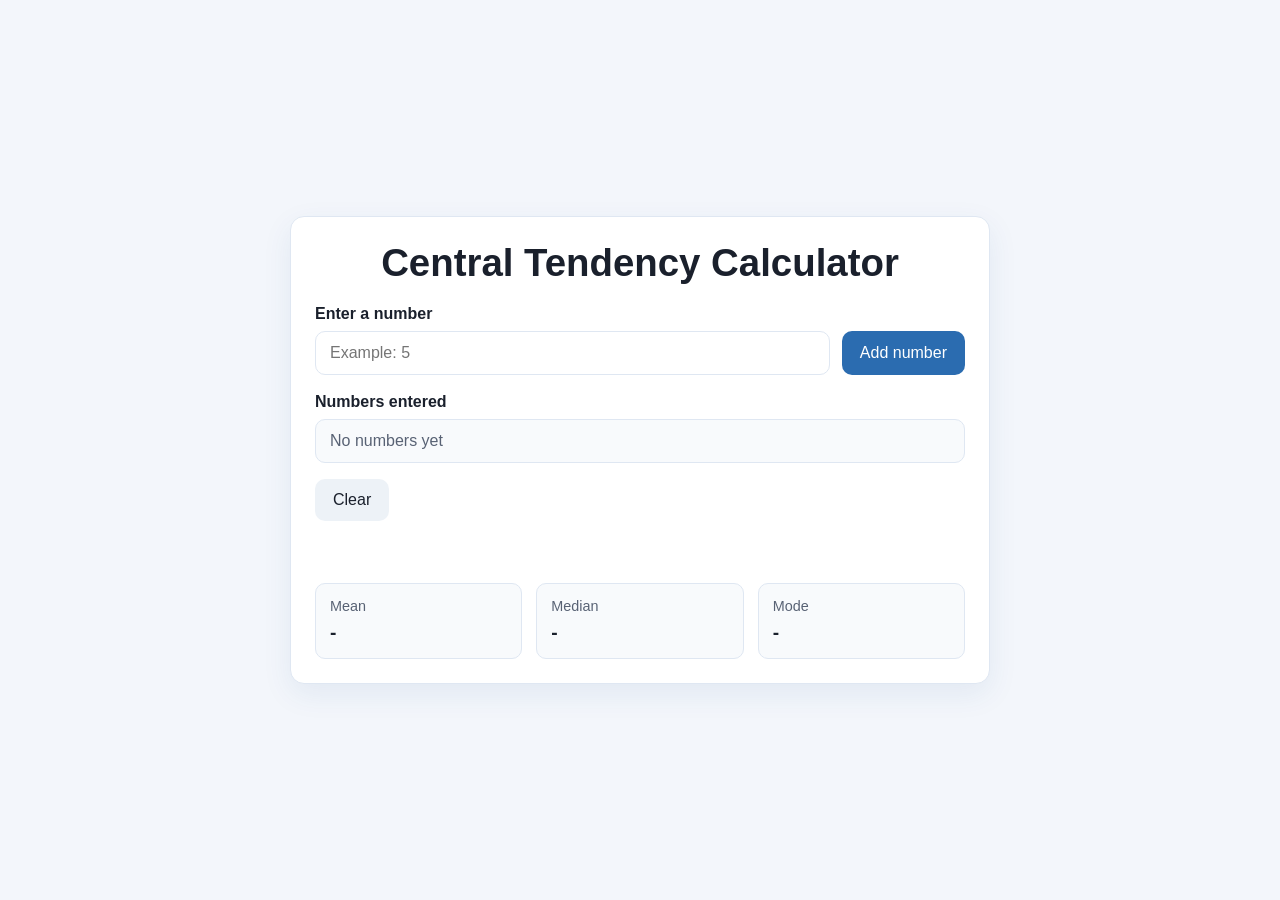
<file: central-tendency-calculator/index.html>
<!DOCTYPE html>
<html lang="en">
  <head>
    <meta charset="UTF-8" />
    <meta name="viewport" content="width=device-width, initial-scale=1.0" />
    <title>Central Tendency Calculator</title>
    <link rel="stylesheet" href="styles.css" />
  </head>
  <body>
    <main class="app">
      <section class="panel">
        <h1>Central Tendency Calculator</h1>

        <label for="numberInput">Enter a number</label>
        <div class="number-entry">
          <input id="numberInput" type="number" step="any" placeholder="Example: 5" />
          <button id="addBtn" type="button">Add number</button>
        </div>

        <p class="numbers-label">Numbers entered</p>
        <div id="numbersList" class="numbers-list" aria-live="polite">No numbers yet</div>

        <div class="actions">
          <button id="clearBtn" class="secondary" type="button">Clear</button>
        </div>

        <p id="message" class="message" aria-live="polite"></p>

        <div class="results">
          <div class="result-item">
            <span>Mean</span>
            <strong id="mean">-</strong>
          </div>
          <div class="result-item">
            <span>Median</span>
            <strong id="median">-</strong>
          </div>
          <div class="result-item">
            <span>Mode</span>
            <strong id="mode">-</strong>
          </div>
        </div>
      </section>
    </main>

    <script src="script.js"></script>
  </body>
</html>
</file>
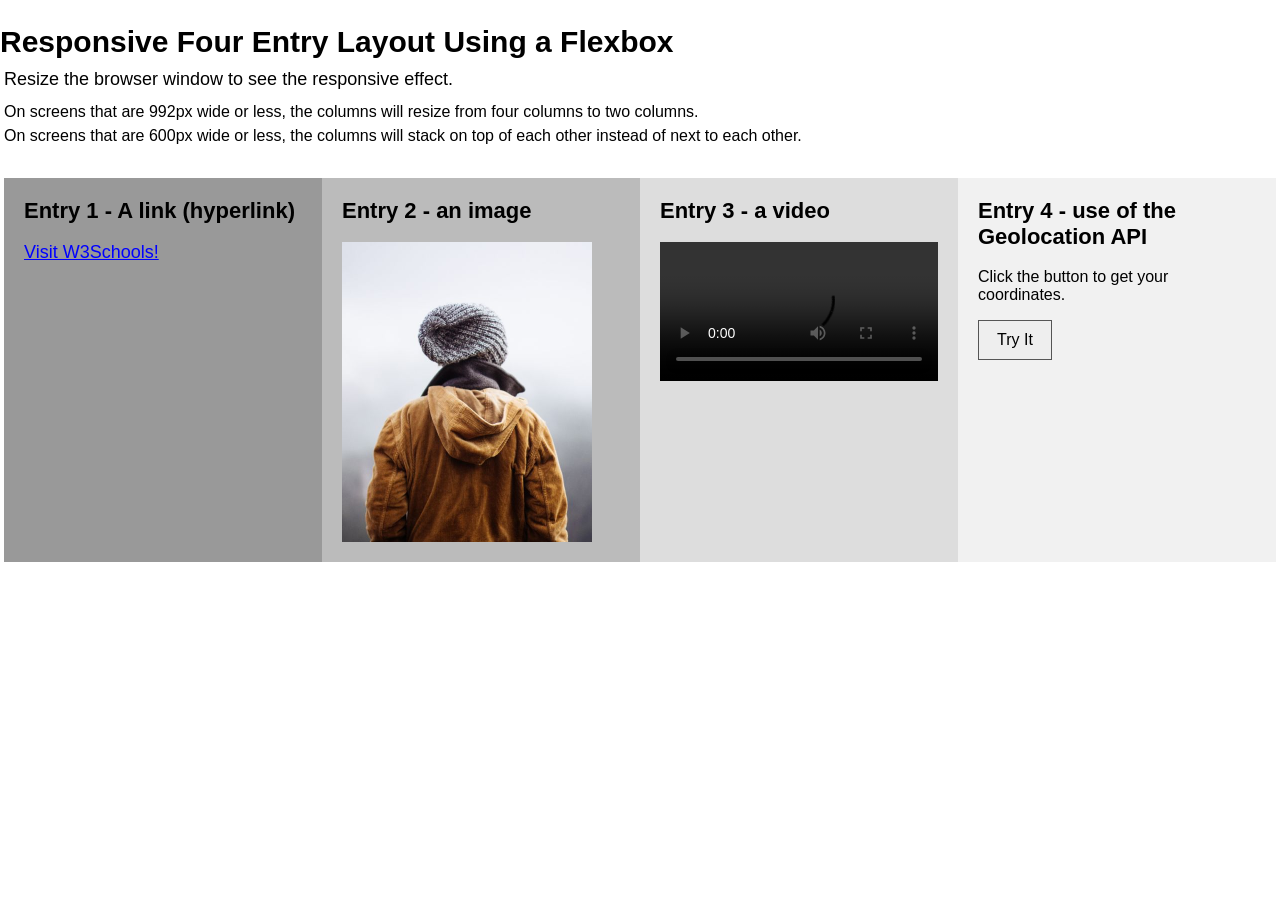
<file: module1-exercise2/index.html>
<!DOCTYPE html>
<html lang="en">

<head>
    <meta charset="UTF-8">
    <meta name="viewport" content="width=device-width, initial-scale=1.0">
    <title>Responsive Four Entry Layout</title>
    <link rel="stylesheet" href="styles.css">
</head>

<body>

    <p class="t1">Responsive Four Entry Layout Using a Flexbox</p>

    <p class="t2">
        Resize the browser window to see the responsive effect.
    </p>

    <p class="t3">
        On screens that are 992px wide or less, the columns will resize from four columns to two columns.<br>
        On screens that are 600px wide or less, the columns will stack on top of each other instead of next to each other.
    </p>

    <div class="row">

        <div class="column entry1">
            <h2>Entry 1 - A link (hyperlink)</h2>

            <a href="https://www.w3schools.com" target="_blank">
                Visit W3Schools!
            </a>
        </div>

        <div class="column entry2">
            <h2>Entry 2 - an image</h2>

            <img src="img_girl.jpg" alt="Girl in a jacket" width="250">
        </div>

        <div class="column entry3">
            <h2>Entry 3 - a video</h2>

            <video width="100%" controls>
                <source src="https://www.pexels.com/download/video/31755954/" type="video/mp4">
                Your browser does not support the video tag.
            </video>
        </div>

        <div class="column entry4">
            <h2>Entry 4 - use of the Geolocation API</h2>

            <p>Click the button to get your coordinates.</p>

            <button onclick="getLocation()">Try It</button>

            <p id="demo"></p>
        </div>

    </div>

    <script>
        function getLocation() {
            const loc = document.getElementById("demo");

            if (navigator.geolocation) {
                navigator.geolocation.getCurrentPosition(
                    position => {
                        loc.innerHTML = "Latitude: " + position.coords.latitude +
                            "<br>Longitude: " + position.coords.longitude;
                    },
                    () => {
                        loc.innerHTML = "Location access denied.";
                    }
                );
            } else {
                loc.innerHTML = "Geolocation not supported.";
            }
        }
    </script>

</body>

</html>
</file>
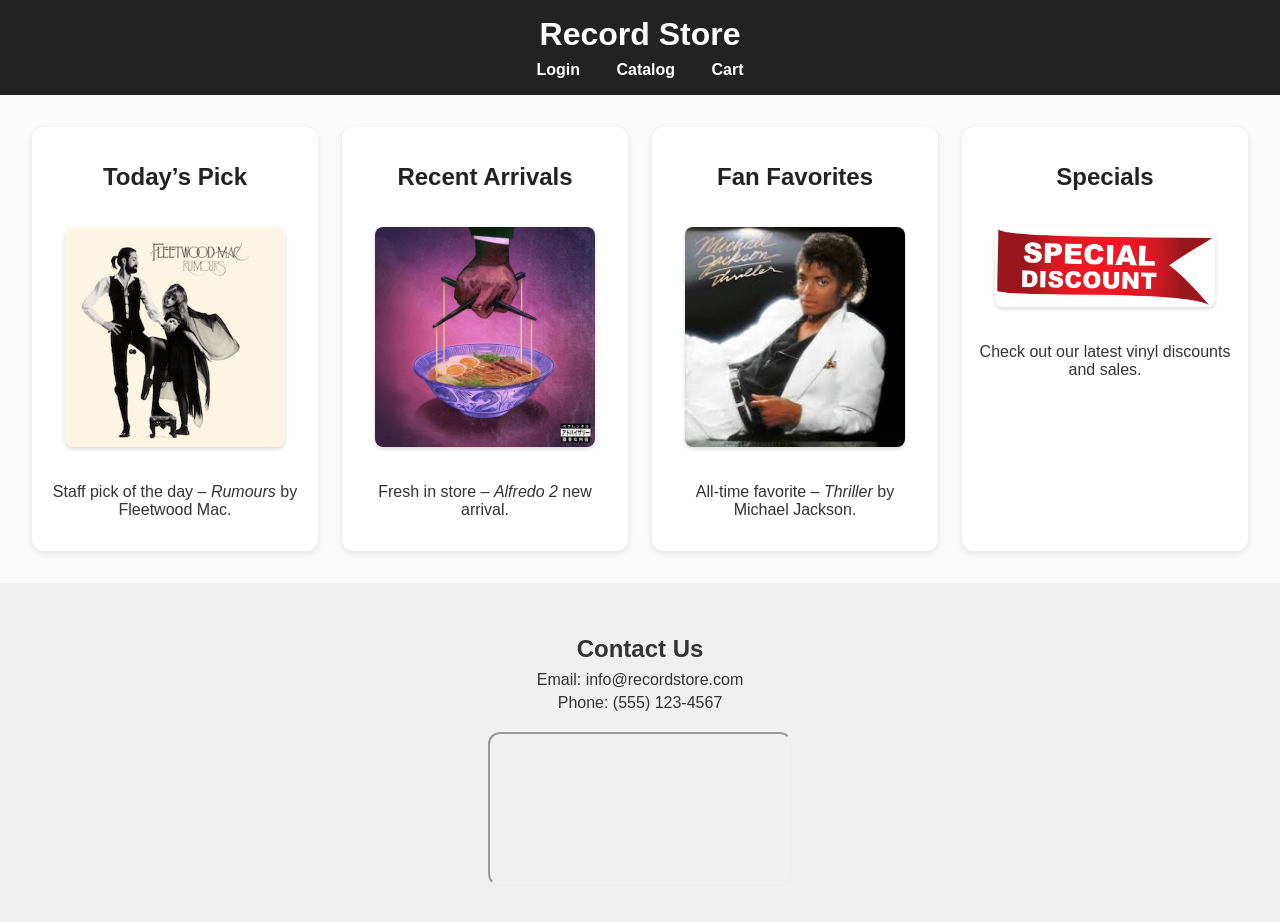
<file: product-landing-page/human/index.html>
<!DOCTYPE html>
<html lang="en">
<head>
  <meta charset="UTF-8">
  <meta name="viewport" content="width=device-width, initial-scale=1.0">
  <title>Record Store</title>
  <link rel="stylesheet" href="styles.css">
</head>
<body>

  <header>
    <div class="logo">
      <h1>Record Store</h1>
    </div>

    <nav>
      <a href="https://www.w3schools.com">Login</a>
      <a href="https://www.w3schools.com">Catalog</a>
      <a href="https://www.w3schools.com">Cart</a>
    </nav>
  </header>

  <main>
    <section class="content-box">
      <h2><a href="https://www.w3schools.com">Today’s Pick</a></h2>
      <img src="Rumours.png" alt="Rumours by Fleetwood Mac">
      <p>Staff pick of the day – <em>Rumours</em> by Fleetwood Mac.</p>
    </section>

    <section class="content-box">
      <h2><a href="https://www.w3schools.com">Recent Arrivals</a></h2>
      <img src="Alfredo2.jpg" alt="Alfredo 2 Album">
      <p>Fresh in store – <em>Alfredo 2</em> new arrival.</p>
    </section>

    <section class="content-box">
      <h2><a href="https://www.w3schools.com">Fan Favorites</a></h2>
      <img src="Thriller.jpg" alt="Thriller by Michael Jackson">
      <p>All-time favorite – <em>Thriller</em> by Michael Jackson.</p>
    </section>

    <section class="content-box">
      <h2><a href="https://www.w3schools.com">Specials</a></h2>
      <img src="Special.png" alt="Special Discounts">
      <p>Check out our latest vinyl discounts and sales.</p>
    </section>
  </main>

  <footer>
    <section class="contact">
      <h2>Contact Us</h2>
      <p>Email: info@recordstore.com</p>
      <p>Phone: (555) 123-4567</p>
    </section>

    <section class="map">
      <iframe
        src="https://www.google.com/maps/embed?pb=!1m18!1m12!1m3!1d3153.086829325931!2d-122.42067968468135!3d37.774929779759865!2m3!1f0!2f0!3f0!3m2!1i1024!2i768!4f13.1!3m3!1m2!1s0x8085809c5ba0e1fb%3A0x8e0f6f1c1e4b6d3!2sSan%20Francisco%20Record%20Store!5e0!3m2!1sen!2sus!4v1614121234567"
        title="Record Store location map"
        allowfullscreen=""
        loading="lazy">
      </iframe>
    </section>
  </footer>

</body>
</html>
</file>
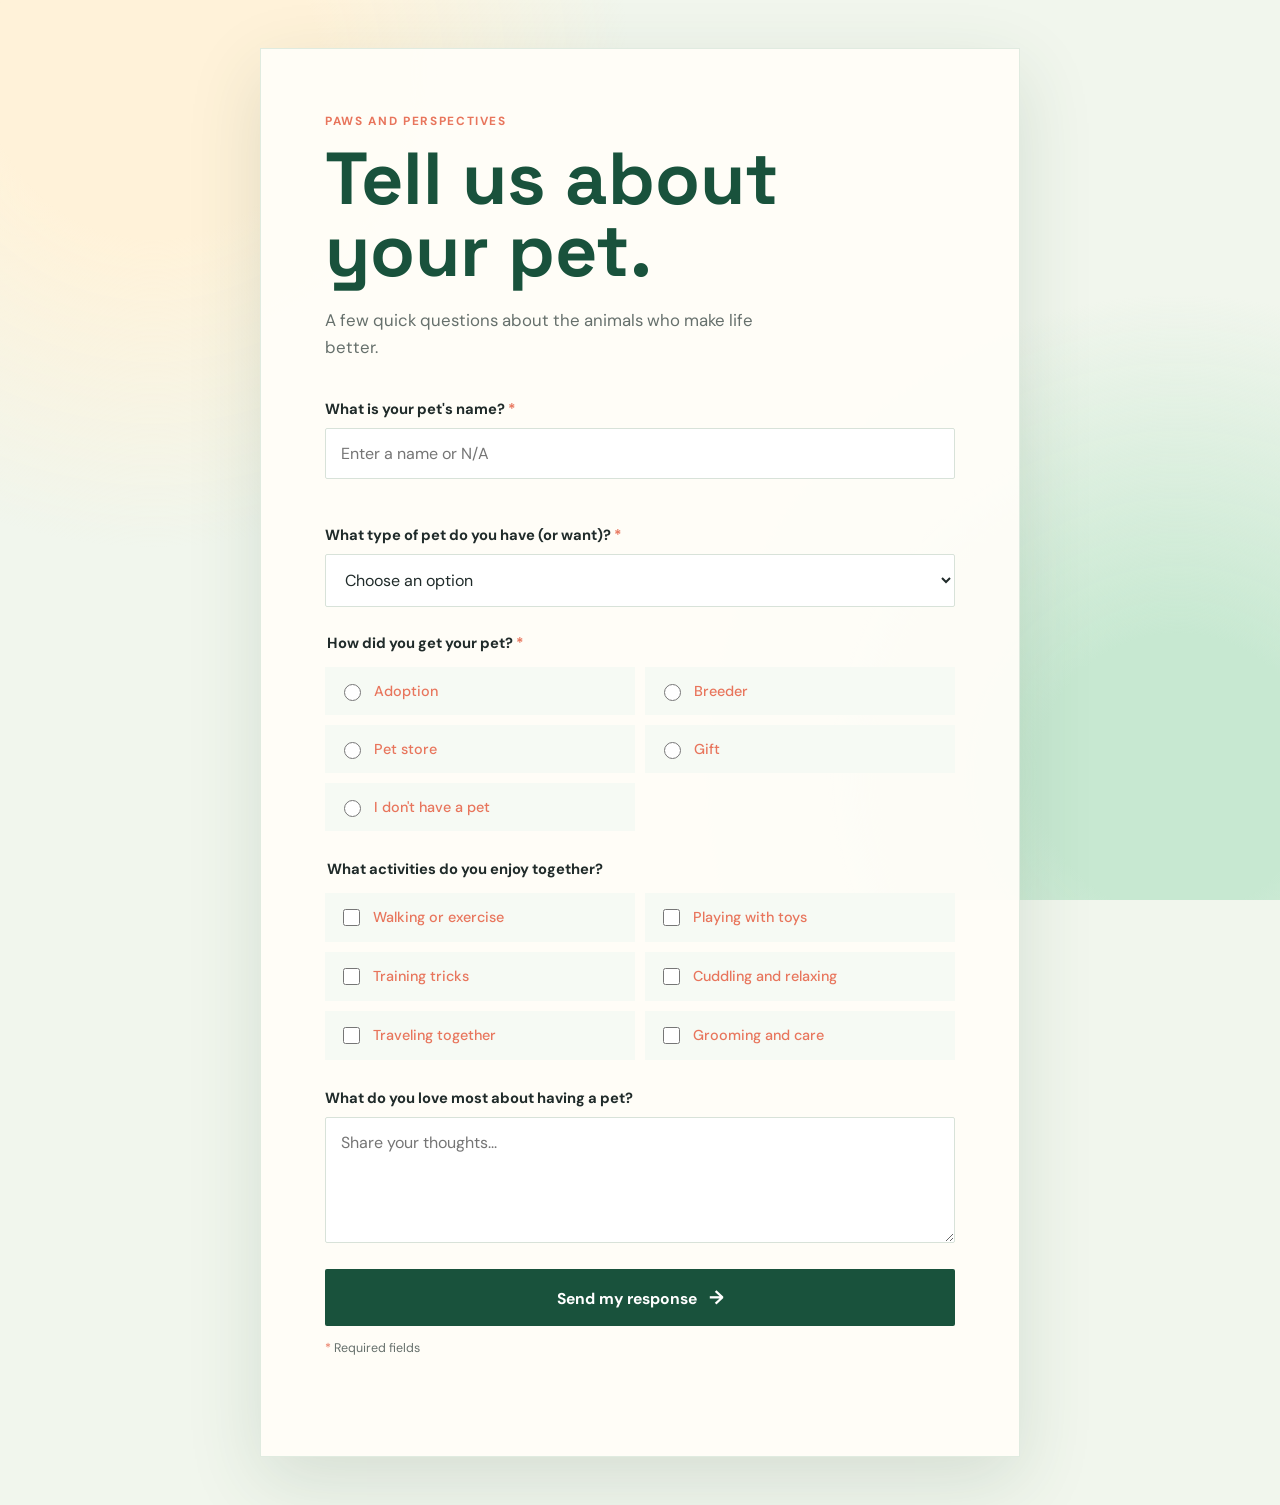
<file: survey-form/ai/index.html>
<!DOCTYPE html>
<html lang="en">
<head>
  <meta charset="UTF-8">
  <meta name="viewport" content="width=device-width, initial-scale=1.0">
  <title>Pet Survey | Share Your Story</title>
  <link rel="stylesheet" href="styles.css">
</head>
<body>
  <main class="page-shell">
    <section class="survey-card" aria-labelledby="survey-title">
      <div class="intro">
        <p class="eyebrow">PAWS AND PERSPECTIVES</p>
        <h1 id="survey-title">Tell us about your pet.</h1>
        <p class="subtitle">A few quick questions about the animals who make life better.</p>
      </div>

      <form id="petSurvey">
        <div class="form-grid">
          <div class="field full-width">
            <label for="petName">What is your pet's name? <span aria-hidden="true">*</span></label>
            <input type="text" id="petName" name="petName" placeholder="Enter a name or N/A" required>
          </div>

          <div class="field full-width">
            <label for="petType">What type of pet do you have (or want)? <span aria-hidden="true">*</span></label>
            <select id="petType" name="petType" required>
              <option value="">Choose an option</option>
              <option>Dog</option>
              <option>Cat</option>
              <option>Bird</option>
              <option>Fish</option>
              <option>Reptile</option>
              <option>Small Mammal</option>
              <option>None/Other</option>
            </select>
          </div>
        </div>

        <fieldset>
          <legend>How did you get your pet? <span aria-hidden="true">*</span></legend>
          <div class="choice-grid">
            <label class="choice"><input type="radio" name="acquired" value="Adoption" required><span>Adoption</span></label>
            <label class="choice"><input type="radio" name="acquired" value="Breeder"><span>Breeder</span></label>
            <label class="choice"><input type="radio" name="acquired" value="Pet store"><span>Pet store</span></label>
            <label class="choice"><input type="radio" name="acquired" value="Gift"><span>Gift</span></label>
            <label class="choice"><input type="radio" name="acquired" value="No pet"><span>I don't have a pet</span></label>
          </div>
        </fieldset>

        <fieldset>
          <legend>What activities do you enjoy together?</legend>
          <div class="choice-grid">
            <label class="choice"><input type="checkbox" name="activity" value="Walking"><span>Walking or exercise</span></label>
            <label class="choice"><input type="checkbox" name="activity" value="Playing"><span>Playing with toys</span></label>
            <label class="choice"><input type="checkbox" name="activity" value="Training"><span>Training tricks</span></label>
            <label class="choice"><input type="checkbox" name="activity" value="Cuddling"><span>Cuddling and relaxing</span></label>
            <label class="choice"><input type="checkbox" name="activity" value="Traveling"><span>Traveling together</span></label>
            <label class="choice"><input type="checkbox" name="activity" value="Grooming"><span>Grooming and care</span></label>
          </div>
        </fieldset>

        <div class="field">
          <label for="comments">What do you love most about having a pet?</label>
          <textarea id="comments" name="comments" placeholder="Share your thoughts..." required></textarea>
        </div>

        <button type="submit">Send my response <span aria-hidden="true">&rarr;</span></button>
        <p class="form-note"><span aria-hidden="true">*</span> Required fields</p>
        <p id="successMessage" class="success-message" role="status" aria-live="polite"></p>
      </form>
    </section>
  </main>

  <script>
    const form = document.getElementById('petSurvey');
    const successMessage = document.getElementById('successMessage');

    form.addEventListener('submit', (event) => {
      event.preventDefault();
      const name = document.getElementById('petName').value.trim();
      successMessage.textContent = `Thanks for sharing about ${name}! Your response has been received.`;
      form.reset();
    });
  </script>
</body>
</html>
</file>
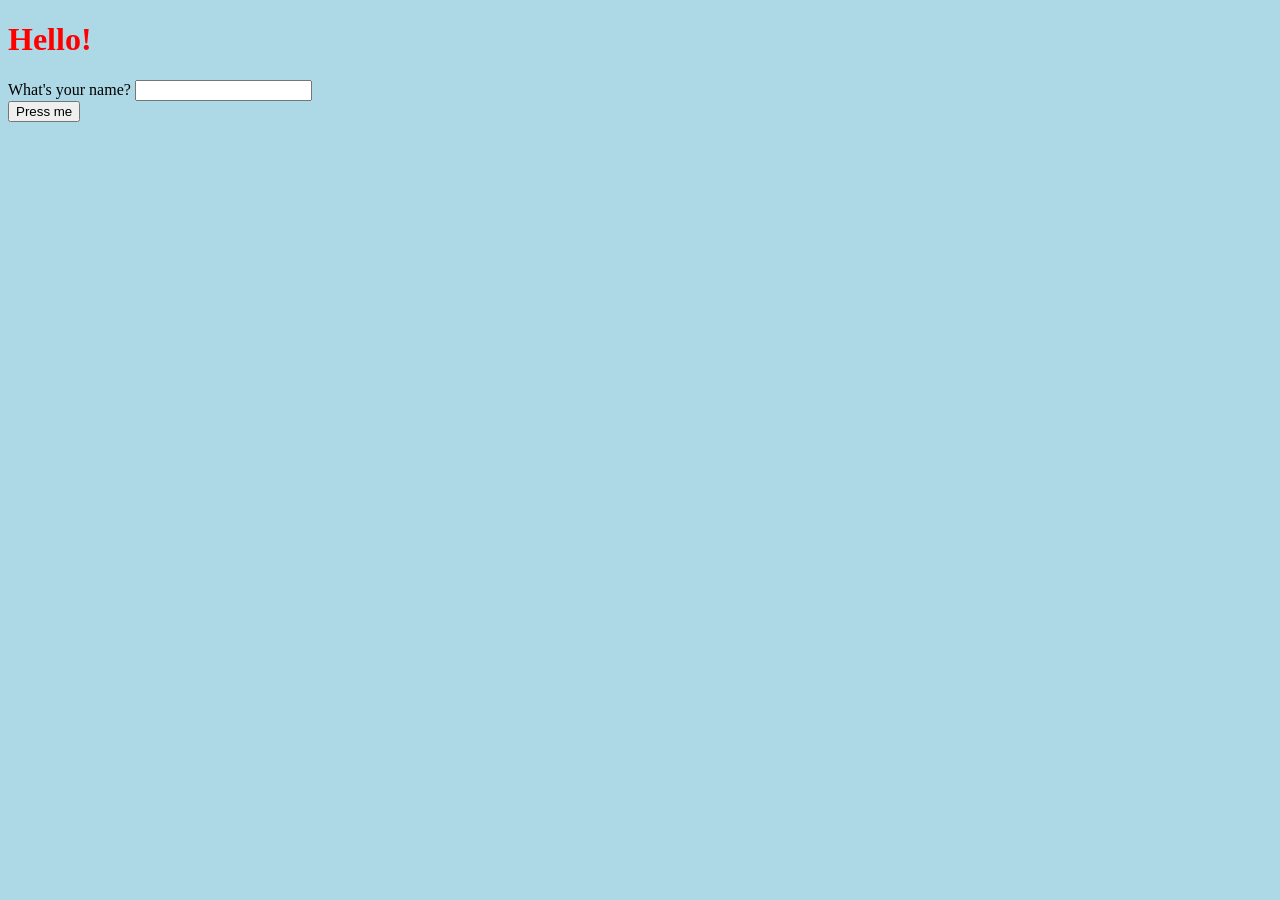
<file: hello.html>
<!DOCTYPE html>
<html lang="en">
  

<head>
  <meta charset="UTF-8">
  <meta name="viewport" content="width-device-wideth, initial-scale-1.0">
  <title>Document</title>

  <link rel="stylesheet" href="hello.css">

  <script>
    function myFunction() {
      var newname = document.getElementById("fname").value;
      document.getElementById("greeting").innerHTML = "Hello " + newname + " !";
    }
  </script>
</head>

<body>
  <h1>Hello!</h1>

  <form>
    <label for="fname">What's your name?</label>
    <input type="text" id="fname" name="fname"><br>
  </form>
  <button type="button" onclick="myFunction()">Press me</button>

  <br>
  <p id="greeting"> </p>
  <br>
</body>
</html>
</file>
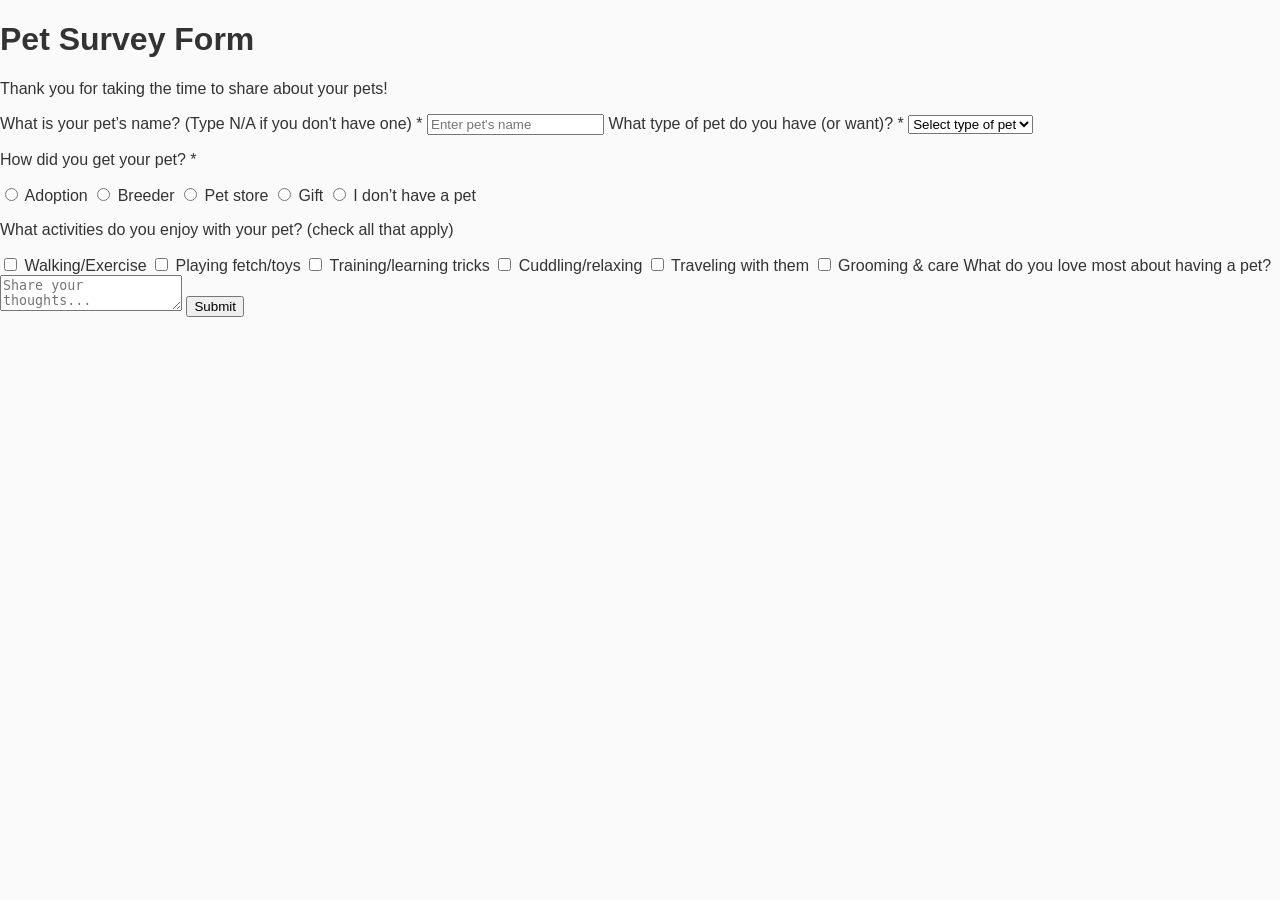
<file: survey-form/human/survey.html>
<!DOCTYPE html>
<html lang="en">
<head>
  <meta charset="UTF-8">
  <meta name="viewport" content="width=device-width, initial-scale=1.0">
  <title>Pet Survey Form</title>
  <link rel="stylesheet" href="styles.css">
  <script>
    function validateForm(event) {
      event.preventDefault();
      const name = document.getElementById("petName").value;
      if (!name) {
        alert("Please fill out all required fields before submitting.");
        return false;
      }
      alert("Survey received! Thanks for sharing about your pet, " + name + "!");
      return true;
    }
  </script>
</head>
<body>
  <div class="container">
    <h1>Pet Survey Form</h1>
    <p class="subtitle">Thank you for taking the time to share about your pets!</p>

    <form onsubmit="return validateForm(event)">
      
      <!-- Text Field -->
      <label for="petName">What is your pet’s name? (Type N/A if you don't have one) <span class="required">*</span></label>
      <input type="text" id="petName" name="petName" placeholder="Enter pet's name" required>

      <!-- Dropdown -->
      <label for="petType">What type of pet do you have (or want)? <span class="required">*</span></label>
      <select id="petType" name="petType" required>
        <option value="">Select type of pet</option>
        <option>Dog</option>
        <option>Cat</option>
        <option>Bird</option>
        <option>Fish</option>
        <option>Reptile</option>
        <option>Small Mammal</option>
        <option>None/Other</option>
      </select>

      <!-- Radio Buttons -->
      <p>How did you get your pet? <span class="required">*</span></p>
      <label><input type="radio" name="acquired" value="Adoption" required> Adoption</label>
      <label><input type="radio" name="acquired" value="Breeder"> Breeder</label>
      <label><input type="radio" name="acquired" value="Pet store"> Pet store</label>
      <label><input type="radio" name="acquired" value="Gift"> Gift</label>
      <label><input type="radio" name="acquired" value="No pet"> I don’t have a pet</label>

      <!-- Checkboxes -->
      <p>What activities do you enjoy with your pet? (check all that apply)</p>
      <label><input type="checkbox" name="activity" value="Walking"> Walking/Exercise</label>
      <label><input type="checkbox" name="activity" value="Playing"> Playing fetch/toys</label>
      <label><input type="checkbox" name="activity" value="Training"> Training/learning tricks</label>
      <label><input type="checkbox" name="activity" value="Cuddling"> Cuddling/relaxing</label>
      <label><input type="checkbox" name="activity" value="Traveling"> Traveling with them</label>
      <label><input type="checkbox" name="activity" value="Grooming"> Grooming & care</label>

      <!-- Textarea -->
      <label for="comments">What do you love most about having a pet?</label>
      <textarea id="comments" name="comments" placeholder="Share your thoughts..." required></textarea>

      <!-- Submit -->
      <button type="submit">Submit</button>
    </form>
  </div>
</body>
</html>
</file>
<file: central-tendency-calculator/styles.css>
:root {
  --bg: #f3f6fb;
  --panel: #ffffff;
  --accent: #2b6cb0;
  --accent-dark: #1f4f8a;
  --text: #1a202c;
  --muted: #586274;
  --border: #dfe7f2;
  --shadow: 0 10px 30px rgba(31, 79, 138, 0.08);
}

* {
  box-sizing: border-box;
}

body {
  margin: 0;
  min-height: 100vh;
  font-family: Arial, sans-serif;
  background: var(--bg);
  color: var(--text);
  display: flex;
  align-items: center;
  justify-content: center;
  padding: 20px;
}

.app {
  width: min(100%, 700px);
}

.panel {
  background: var(--panel);
  border: 1px solid var(--border);
  border-radius: 14px;
  box-shadow: var(--shadow);
  padding: 24px;
}

h1 {
  margin-top: 0;
  margin-bottom: 20px;
  font-size: clamp(1.8rem, 3vw, 2.4rem);
  text-align: center;
}

label {
  display: block;
  margin-bottom: 8px;
  font-weight: 700;
}

input[type='number'] {
  width: 100%;
  padding: 12px 14px;
  border: 1px solid var(--border);
  border-radius: 10px;
  font-size: 1rem;
}

.number-entry {
  display: flex;
  gap: 12px;
}

.number-entry button {
  flex-shrink: 0;
}

.numbers-label {
  margin: 18px 0 8px;
  font-weight: 700;
}

.numbers-list {
  min-height: 44px;
  padding: 12px 14px;
  border: 1px solid var(--border);
  border-radius: 10px;
  background: #f8fafc;
  color: var(--muted);
  overflow-wrap: anywhere;
}

.actions {
  display: flex;
  gap: 12px;
  margin-top: 16px;
  flex-wrap: wrap;
}

button {
  border: none;
  border-radius: 10px;
  background: var(--accent);
  color: white;
  padding: 12px 18px;
  font-size: 1rem;
  cursor: pointer;
  transition: background 0.2s ease;
}

button:hover {
  background: var(--accent-dark);
}

button.secondary {
  background: #edf2f7;
  color: var(--text);
}

button.secondary:hover {
  background: #e2e8f0;
}

.message {
  min-height: 24px;
  margin: 14px 0 0;
  color: var(--muted);
}

.message.error {
  color: #b42318;
}

.results {
  display: grid;
  grid-template-columns: repeat(auto-fit, minmax(150px, 1fr));
  gap: 14px;
  margin-top: 24px;
}

.result-item {
  background: #f8fafc;
  border: 1px solid var(--border);
  border-radius: 10px;
  padding: 14px;
}

.result-item span {
  display: block;
  color: var(--muted);
  font-size: 0.9rem;
  margin-bottom: 8px;
}

.result-item strong {
  font-size: 1.2rem;
}

@media (max-width: 480px) {
  .panel {
    padding: 18px;
  }

  .actions {
    flex-direction: column;
  }

  .number-entry {
    flex-direction: column;
  }

  button {
    width: 100%;
  }
}
</file>
<file: module1-exercise2/styles.css>
* {
    box-sizing: border-box;
}

body {
    margin: 0;
    font-family: Arial, Helvetica, sans-serif;
    background-color: white;
}

.t1 {
    text-align: left;
    font-size: 30px;
    font-weight: bold;
    margin-top: 25px;
    margin-bottom: 10px;
}

.t2 {
    text-align: left;
    font-size: 18px;
    margin: 10px 4px;
}

.t3 {
    text-align: left;
    font-size: 16px;
    line-height: 1.5;
    margin: 10px 4px 30px 4px;
}

.row {
    display: flex;
    flex-wrap: wrap;
    width: 100%;
    padding: 0 4px;
}

.column {
    flex: 0 0 25%;
    padding: 20px;
    min-height: 300px;
    min-width: 0;
}

.entry1 {
    background-color: #999999;
}

.entry2 {
    background-color: #bbbbbb;
}

.entry3 {
    background-color: #dddddd;
}

.entry4 {
    background-color: #f1f1f1;
}

.column h2 {
    font-size: 22px;
    margin-top: 0;
}

.entry1 a {
    font-size: 18px;
    color: blue;
}

.entry2 img {
    width: 100%;
    max-width: 250px;
    height: auto;
    display: block;
}

.entry3 video {
    width: 100%;
    max-width: 300px;
    height: auto;
    display: block;
}

button {
    padding: 10px 18px;
    font-size: 16px;
    border: 1px solid #555555;
    background-color: #eeeeee;
    cursor: pointer;
}

button:hover {
    background-color: #dddddd;
}

@media screen and (max-width: 992px) {
    .column {
        flex: 0 0 50%;
    }
}

@media screen and (max-width: 750px) {
    .column {
        flex: 0 0 100%;
    }

    .t1 {
        font-size: 25px;
    }

    .t3 {
        padding: 0 15px;
    }
}
</file>
<file: product-landing-page/human/styles.css>
/* General Reset */
body {
  margin: 0;
  font-family: Arial, sans-serif;
  background-color: #fafafa;
  color: #333;
}

/* Header */
header {
  background: #222;
  color: #fff;
  padding: 1rem;
  text-align: center;
}

header h1 {
  margin: 0;
}

nav {
  margin-top: 0.5rem;
}

nav a {
  color: #fff;
  text-decoration: none;
  margin: 0 1rem;
  font-weight: bold;
}

nav a:hover {
  text-decoration: underline;
}

/* Main Content */
main {
  display: grid;
  grid-template-columns: repeat(auto-fit, minmax(250px, 1fr));
  gap: 1.5rem;
  padding: 2rem;
}

.content-box {
  background: #fff;
  border-radius: 12px;
  padding: 1rem;
  text-align: center;
  box-shadow: 0 2px 6px rgba(0, 0, 0, 0.1);
}

.content-box h2 a {
  text-decoration: none;
  color: #222;
}

.content-box h2 a:hover {
  color: #0073e6;
}

.content-box img {
  width: 100%;
  max-width: 220px;
  height: auto;
  margin: 1rem 0;
  border-radius: 8px;
  box-shadow: 0 2px 4px rgba(0,0,0,0.15);
}

/* Footer */
footer {
  background: #f0f0f0;
  padding: 2rem;
  text-align: center;
}

footer h2 {
  margin-bottom: 0.5rem;
}

footer p {
  margin: 0.3rem 0;
}

footer iframe {
  border-radius: 12px;
  max-width: 100%;
  margin-top: 1rem;
}
</file>
<file: survey-form/ai/styles.css>
@import url('https://fonts.googleapis.com/css2?family=DM+Sans:wght@400;500;700&family=Space+Grotesk:wght@500;600;700&display=swap');

:root {
  --ink: #202b2a;
  --muted: #66706c;
  --paper: #fffdf8;
  --mint: #d9f0df;
  --leaf: #287a55;
  --deep-leaf: #19523c;
  --coral: #e8755c;
  --line: #d8e2d9;
}

* {
  box-sizing: border-box;
}

body {
  margin: 0;
  min-width: 320px;
  color: var(--ink);
  background: #f1f6ed;
  font-family: 'DM Sans', sans-serif;
}

body::before {
  position: fixed;
  inset: 0;
  z-index: -1;
  content: '';
  background: radial-gradient(circle at 12% 8%, #fff2d9 0 12%, transparent 34%), radial-gradient(circle at 92% 86%, #c7e8d1 0 10%, transparent 34%);
}

.page-shell {
  display: grid;
  min-height: 100vh;
  padding: 48px 20px;
  place-items: center;
}

.survey-card {
  width: min(100%, 760px);
  padding: clamp(28px, 6vw, 64px);
  background: rgba(255, 253, 248, 0.94);
  border: 1px solid rgba(40, 122, 85, 0.14);
  box-shadow: 0 24px 70px rgba(45, 82, 57, 0.14);
}

.intro {
  max-width: 560px;
  margin-bottom: 38px;
}

.eyebrow {
  margin: 0 0 14px;
  color: var(--coral);
  font-size: 0.74rem;
  font-weight: 700;
  letter-spacing: 0.14em;
}

h1 {
  max-width: 520px;
  margin: 0;
  color: var(--deep-leaf);
  font-family: 'Space Grotesk', sans-serif;
  font-size: clamp(2.4rem, 7vw, 4.6rem);
  line-height: 0.98;
}

.subtitle {
  max-width: 440px;
  margin: 20px 0 0;
  color: var(--muted);
  font-size: 1.05rem;
  line-height: 1.6;
}

.form-grid {
  display: grid;
  grid-template-columns: 1fr 1fr;
  gap: 20px;
}

.field {
  display: flex;
  flex-direction: column;
  gap: 9px;
  margin-bottom: 26px;
}

.full-width {
  grid-column: 1 / -1;
}

label,
legend {
  color: var(--ink);
  font-size: 0.92rem;
  font-weight: 700;
}

label > span,
legend > span,
.form-note span {
  color: var(--coral);
}

input[type='text'],
select,
textarea {
  width: 100%;
  padding: 14px 15px;
  color: var(--ink);
  background: #fff;
  border: 1px solid var(--line);
  border-radius: 2px;
  font: inherit;
  transition: border-color 160ms ease, box-shadow 160ms ease;
}

input[type='text']:focus,
select:focus,
textarea:focus {
  outline: none;
  border-color: var(--leaf);
  box-shadow: 0 0 0 3px rgba(40, 122, 85, 0.15);
}

textarea {
  min-height: 126px;
  resize: vertical;
}

fieldset {
  margin: 0 0 28px;
  padding: 0;
  border: 0;
}

legend {
  margin-bottom: 14px;
}

.choice-grid {
  display: grid;
  grid-template-columns: repeat(2, minmax(0, 1fr));
  gap: 10px;
}

.choice {
  display: flex;
  min-height: 48px;
  align-items: center;
  gap: 10px;
  padding: 12px 13px;
  color: var(--muted);
  background: #f6faf4;
  border: 1px solid transparent;
  font-size: 0.9rem;
  font-weight: 500;
  cursor: pointer;
  transition: background 160ms ease, border-color 160ms ease, color 160ms ease;
}

.choice:hover {
  color: var(--deep-leaf);
  border-color: var(--mint);
}

.choice input {
  width: 17px;
  height: 17px;
  accent-color: var(--leaf);
}

button {
  width: 100%;
  padding: 16px 20px;
  color: #fff;
  background: var(--deep-leaf);
  border: 0;
  border-radius: 2px;
  font: 700 0.98rem 'DM Sans', sans-serif;
  cursor: pointer;
  transition: background 160ms ease, transform 160ms ease;
}

button:hover {
  background: var(--leaf);
  transform: translateY(-2px);
}

button:focus-visible {
  outline: 3px solid var(--coral);
  outline-offset: 3px;
}

button span {
  margin-left: 8px;
  font-size: 1.2rem;
}

.form-note {
  margin: 14px 0 0;
  color: var(--muted);
  font-size: 0.78rem;
}

.success-message {
  min-height: 22px;
  margin: 14px 0 0;
  color: var(--leaf);
  font-size: 0.9rem;
  font-weight: 700;
}

@media (max-width: 560px) {
  .page-shell {
    padding: 20px 12px;
  }

  .survey-card {
    padding: 28px 20px;
  }

  .form-grid,
  .choice-grid {
    grid-template-columns: 1fr;
  }
}
</file>
<file: hello.css>
body {
  background-color: lightblue;
}

p {
  color: navy;
  margin-left: 30px;
}

h1 {
  color: red;
  margin-right: 20px;
}
</file>
<file: survey-form/human/styles.css>
body {
  margin: 0;
  font-family: Arial, sans-serif;
  background-color: #fafafa;
  color: #333;
}

header {
  display: flex;
  justify-content: space-between;
  align-items: center;
  background: #222;
  color: #fff;
  padding: 1rem;
}

header h1 {
  margin: 0;
}

nav {
  display: flex;
  gap: 2rem;
}

nav a {
  color: #fff;
  text-decoration: none;
  font-weight: bold;
}

nav a:hover {
  text-decoration: underline;
}

main {
  display: flex;
  flex-wrap: wrap;
  gap: 1.5rem;
  padding: 2rem;
}

.content-box {
  flex: 1 1 calc(25% - 1.5rem);
  background: #fff;
  border-radius: 12px;
  padding: 1rem;
  text-align: center;
  box-shadow: 0 2px 6px rgba(0, 0, 0, 0.1);
}

.content-box h2 a {
  text-decoration: none;
  color: #222;
}

.content-box h2 a:hover {
  color: #0073e6;
}

.content-box img {
  width: 100%;
  max-width: 220px;
  height: auto;
  margin: 1rem 0;
  border-radius: 8px;
  box-shadow: 0 2px 4px rgba(0, 0, 0, 0.15);
}

footer {
  display: flex;
  gap: 2rem;
  background: #f0f0f0;
  padding: 2rem;
  text-align: center;
}

.contact,
.map {
  flex: 1;
}

.contact h2 {
  margin-bottom: 0.5rem;
}

.contact p {
  margin: 0.3rem 0;
}

.map iframe {
  width: 100%;
  height: 300px;
  border: 0;
  border-radius: 12px;
}

@media screen and (max-width: 900px) {
  .content-box {
    flex: 1 1 calc(50% - 1.5rem);
  }
}

@media screen and (max-width: 600px) {
  header {
    flex-direction: column;
    gap: 1rem;
  }

  nav {
    flex-direction: column;
    gap: 0.75rem;
    align-items: center;
  }

  main {
    flex-direction: column;
  }

  .content-box {
    flex: 1 1 100%;
  }

  footer {
    flex-direction: column;
  }
}
</file>
